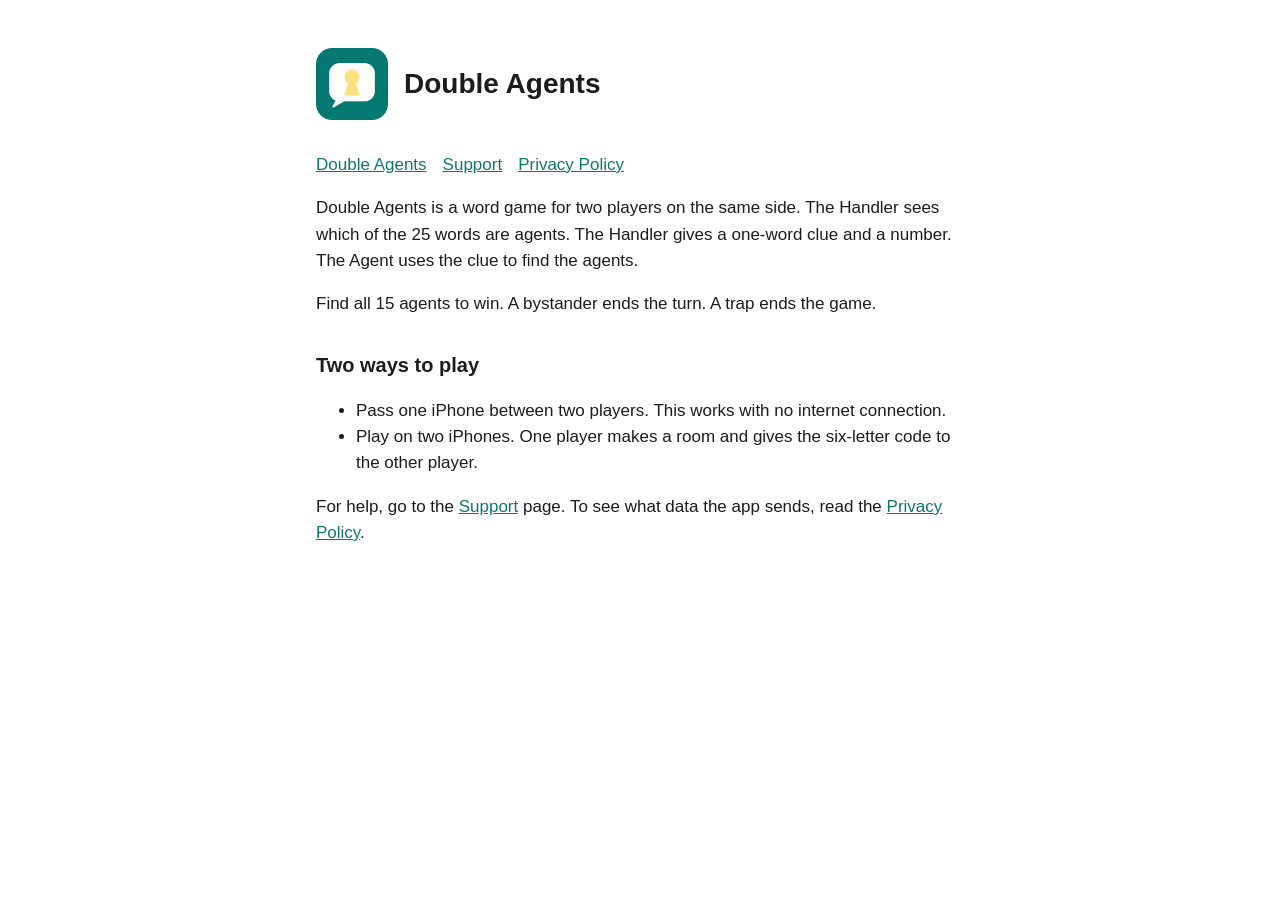
<file: index.html>
<!doctype html>
<html lang="en">
<head>
<meta charset="utf-8">
<meta name="viewport" content="width=device-width, initial-scale=1">
<title>Double Agents</title>
<link rel="icon" href="icon.png">
<link rel="stylesheet" href="style.css">
</head>
<body>
<main>
<header><img src="icon.png" alt=""><h1>Double Agents</h1></header>
<nav><a href="./">Double Agents</a><a href="support.html">Support</a><a href="privacy.html">Privacy Policy</a></nav>

<p>Double Agents is a word game for two players on the same side. The Handler sees which of the 25 words are agents. The Handler gives a one-word clue and a number. The Agent uses the clue to find the agents.</p>

<p>Find all 15 agents to win. A bystander ends the turn. A trap ends the game.</p>

<h2>Two ways to play</h2>
<ul>
<li>Pass one iPhone between two players. This works with no internet connection.</li>
<li>Play on two iPhones. One player makes a room and gives the six-letter code to the other player.</li>
</ul>

<p>For help, go to the <a href="support.html">Support</a> page. To see what data the app sends, read the <a href="privacy.html">Privacy Policy</a>.</p>
</main>
</body>
</html>
</file>
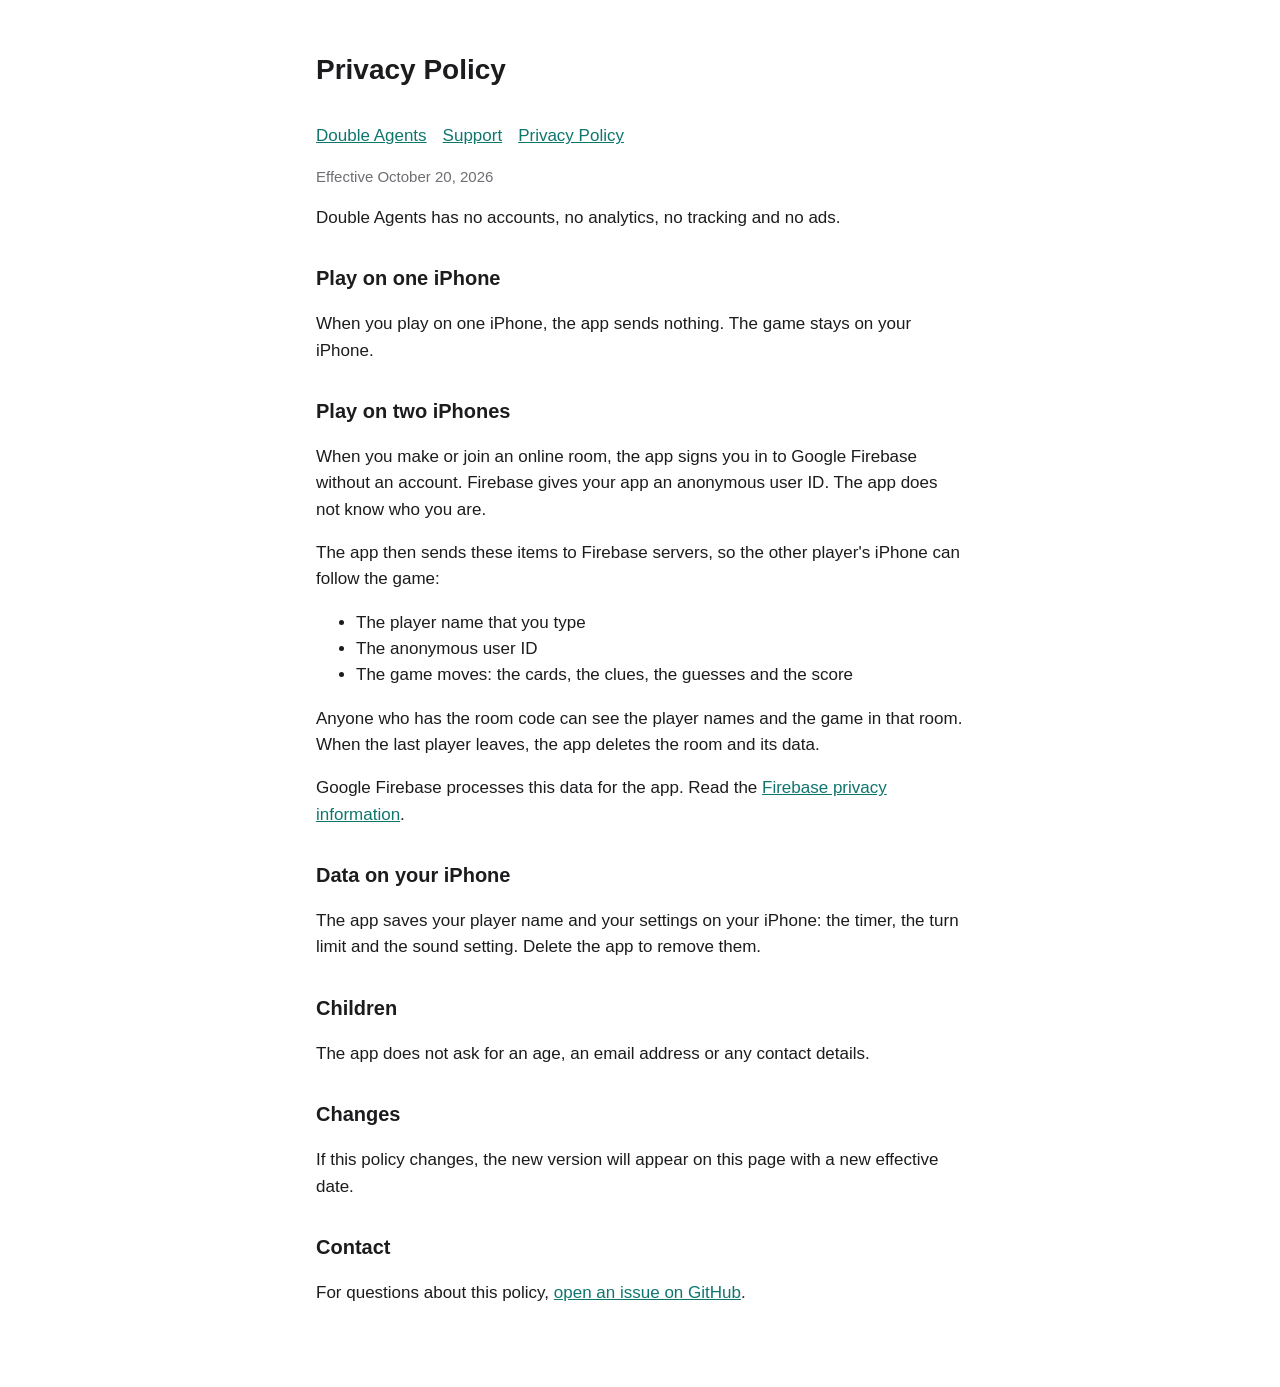
<file: privacy.html>
<!doctype html>
<html lang="en">
<head>
<meta charset="utf-8">
<meta name="viewport" content="width=device-width, initial-scale=1">
<title>Double Agents Privacy Policy</title>
<link rel="icon" href="icon.png">
<link rel="stylesheet" href="style.css">
</head>
<body>
<main>
<header><h1>Privacy Policy</h1></header>
<nav><a href="./">Double Agents</a><a href="support.html">Support</a><a href="privacy.html">Privacy Policy</a></nav>
<p class="muted">Effective October 20, 2026</p>

<p>Double Agents has no accounts, no analytics, no tracking and no ads.</p>

<h2>Play on one iPhone</h2>
<p>When you play on one iPhone, the app sends nothing. The game stays on your iPhone.</p>

<h2>Play on two iPhones</h2>
<p>When you make or join an online room, the app signs you in to Google Firebase without an account. Firebase gives your app an anonymous user ID. The app does not know who you are.</p>
<p>The app then sends these items to Firebase servers, so the other player's iPhone can follow the game:</p>
<ul>
<li>The player name that you type</li>
<li>The anonymous user ID</li>
<li>The game moves: the cards, the clues, the guesses and the score</li>
</ul>
<p>Anyone who has the room code can see the player names and the game in that room. When the last player leaves, the app deletes the room and its data.</p>
<p>Google Firebase processes this data for the app. Read the <a href="https://firebase.google.com/support/privacy">Firebase privacy information</a>.</p>

<h2>Data on your iPhone</h2>
<p>The app saves your player name and your settings on your iPhone: the timer, the turn limit and the sound setting. Delete the app to remove them.</p>

<h2>Children</h2>
<p>The app does not ask for an age, an email address or any contact details.</p>

<h2>Changes</h2>
<p>If this policy changes, the new version will appear on this page with a new effective date.</p>

<h2>Contact</h2>
<p>For questions about this policy, <a href="https://github.com/NathanielOstrer/double-agents-site/issues">open an issue on GitHub</a>.</p>
</main>
</body>
</html>
</file>
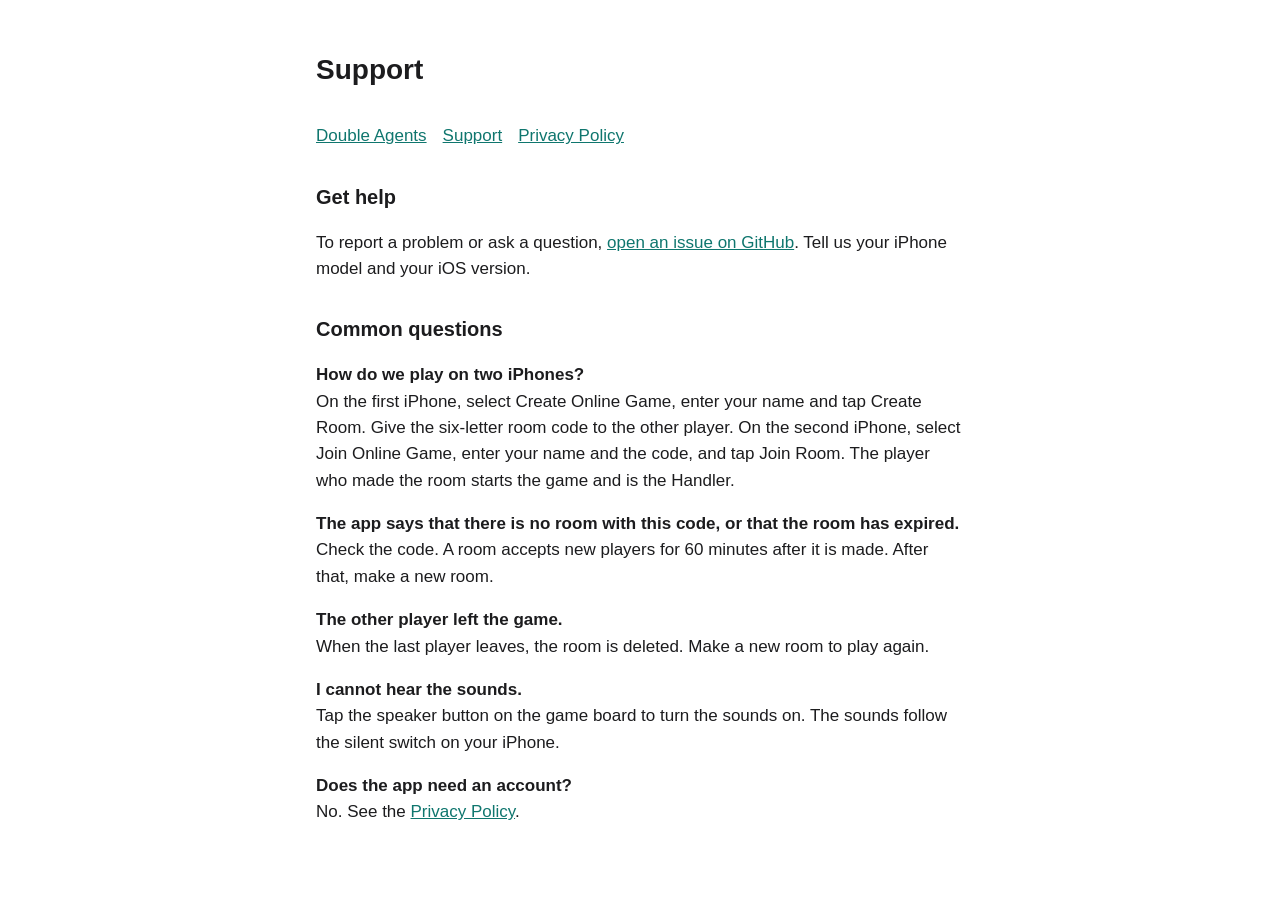
<file: support.html>
<!doctype html>
<html lang="en">
<head>
<meta charset="utf-8">
<meta name="viewport" content="width=device-width, initial-scale=1">
<title>Double Agents Support</title>
<link rel="icon" href="icon.png">
<link rel="stylesheet" href="style.css">
</head>
<body>
<main>
<header><h1>Support</h1></header>
<nav><a href="./">Double Agents</a><a href="support.html">Support</a><a href="privacy.html">Privacy Policy</a></nav>

<h2>Get help</h2>
<p>To report a problem or ask a question, <a href="https://github.com/NathanielOstrer/double-agents-site/issues">open an issue on GitHub</a>. Tell us your iPhone model and your iOS version.</p>

<h2>Common questions</h2>
<p><strong>How do we play on two iPhones?</strong><br>
On the first iPhone, select Create Online Game, enter your name and tap Create Room. Give the six-letter room code to the other player. On the second iPhone, select Join Online Game, enter your name and the code, and tap Join Room. The player who made the room starts the game and is the Handler.</p>

<p><strong>The app says that there is no room with this code, or that the room has expired.</strong><br>
Check the code. A room accepts new players for 60 minutes after it is made. After that, make a new room.</p>

<p><strong>The other player left the game.</strong><br>
When the last player leaves, the room is deleted. Make a new room to play again.</p>

<p><strong>I cannot hear the sounds.</strong><br>
Tap the speaker button on the game board to turn the sounds on. The sounds follow the silent switch on your iPhone.</p>

<p><strong>Does the app need an account?</strong><br>
No. See the <a href="privacy.html">Privacy Policy</a>.</p>
</main>
</body>
</html>
</file>
<file: style.css>
:root { --bg: #ffffff; --fg: #1c1c1e; --muted: #6e6e73; --accent: #0f766e; }
@media (prefers-color-scheme: dark) { :root { --bg: #0b1715; --fg: #f2f2f7; --muted: #a1a1aa; --accent: #5eead4; } }
* { box-sizing: border-box; }
body { margin: 0; background: var(--bg); color: var(--fg); font: 17px/1.55 -apple-system, BlinkMacSystemFont, "Segoe UI", sans-serif; }
main { max-width: 680px; margin: 0 auto; padding: 48px 16px 64px; }
header { display: flex; align-items: center; gap: 16px; margin-bottom: 32px; }
header img { width: 72px; height: 72px; border-radius: 16px; }
h1 { font-size: 28px; margin: 0; }
h2 { font-size: 20px; margin-top: 32px; }
p, li { color: var(--fg); }
.muted { color: var(--muted); font-size: 15px; }
a { color: var(--accent); }
nav a { margin-right: 16px; }
</file>
